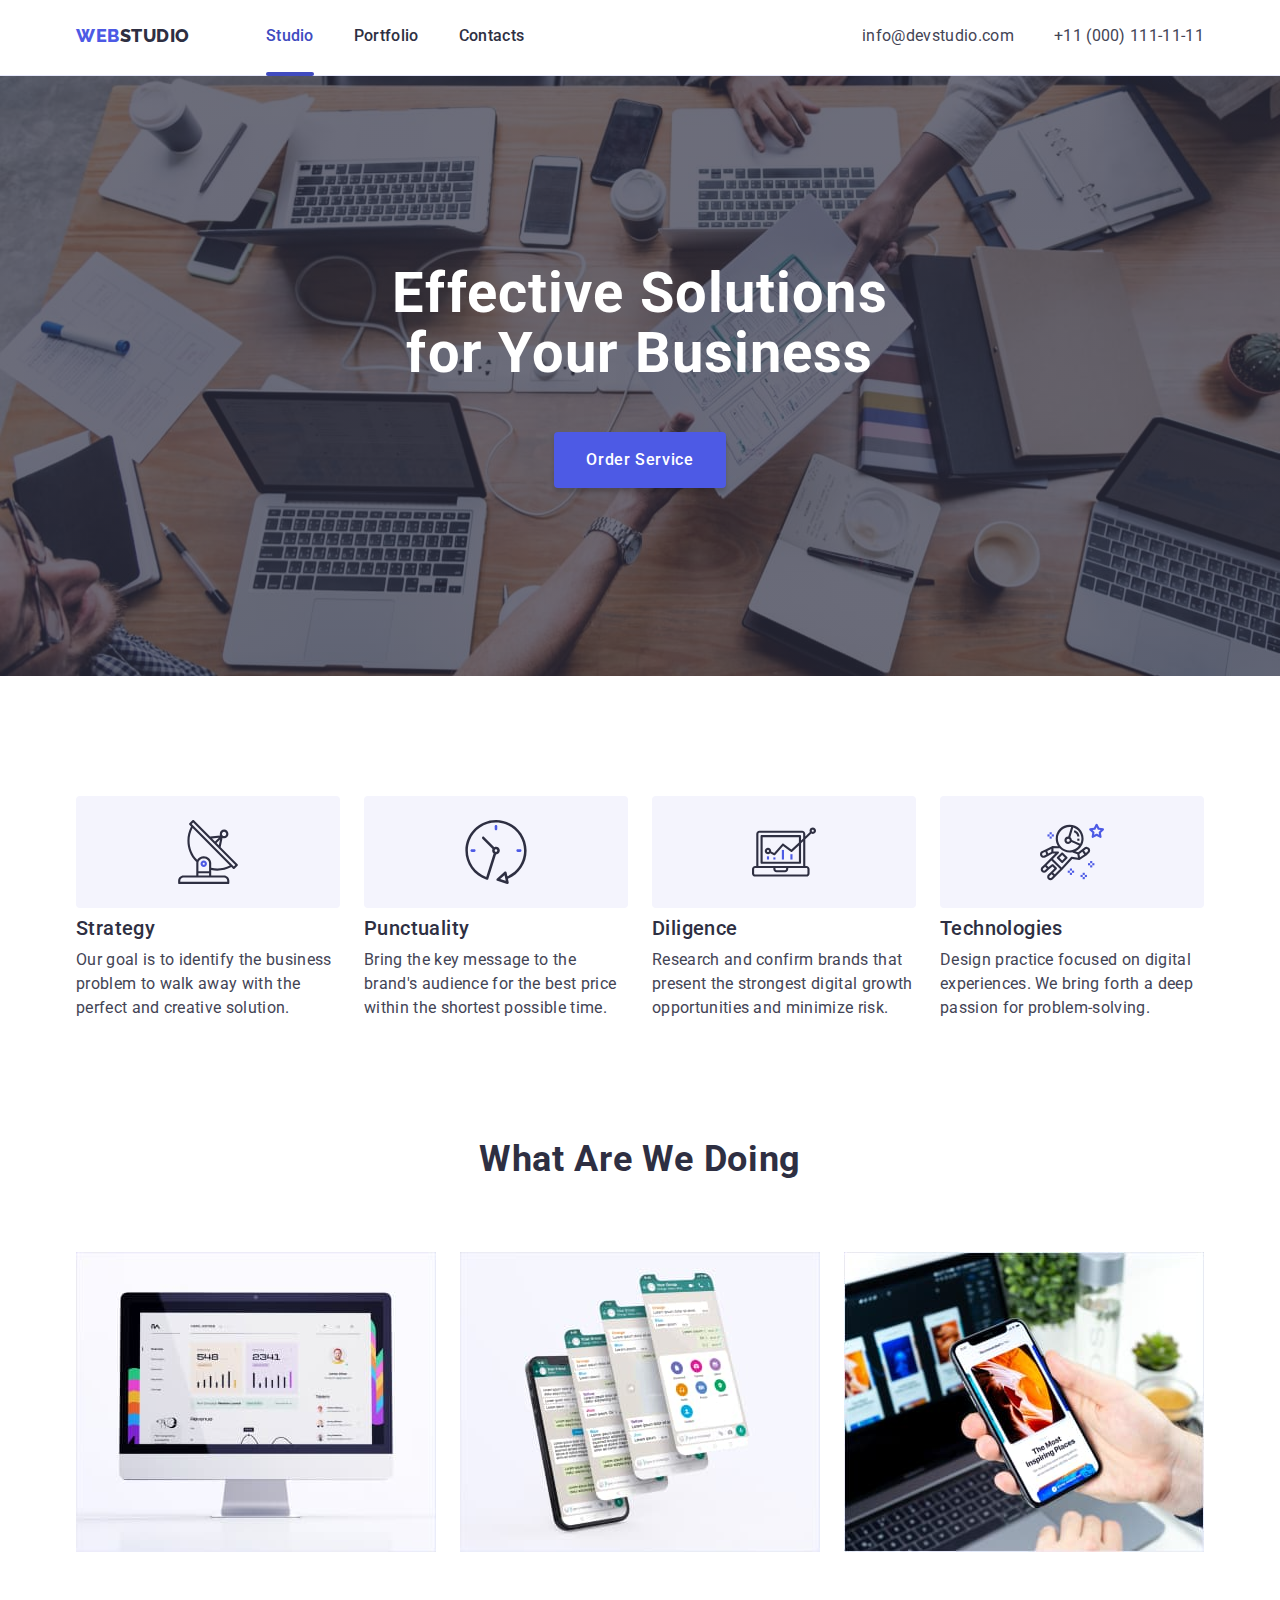
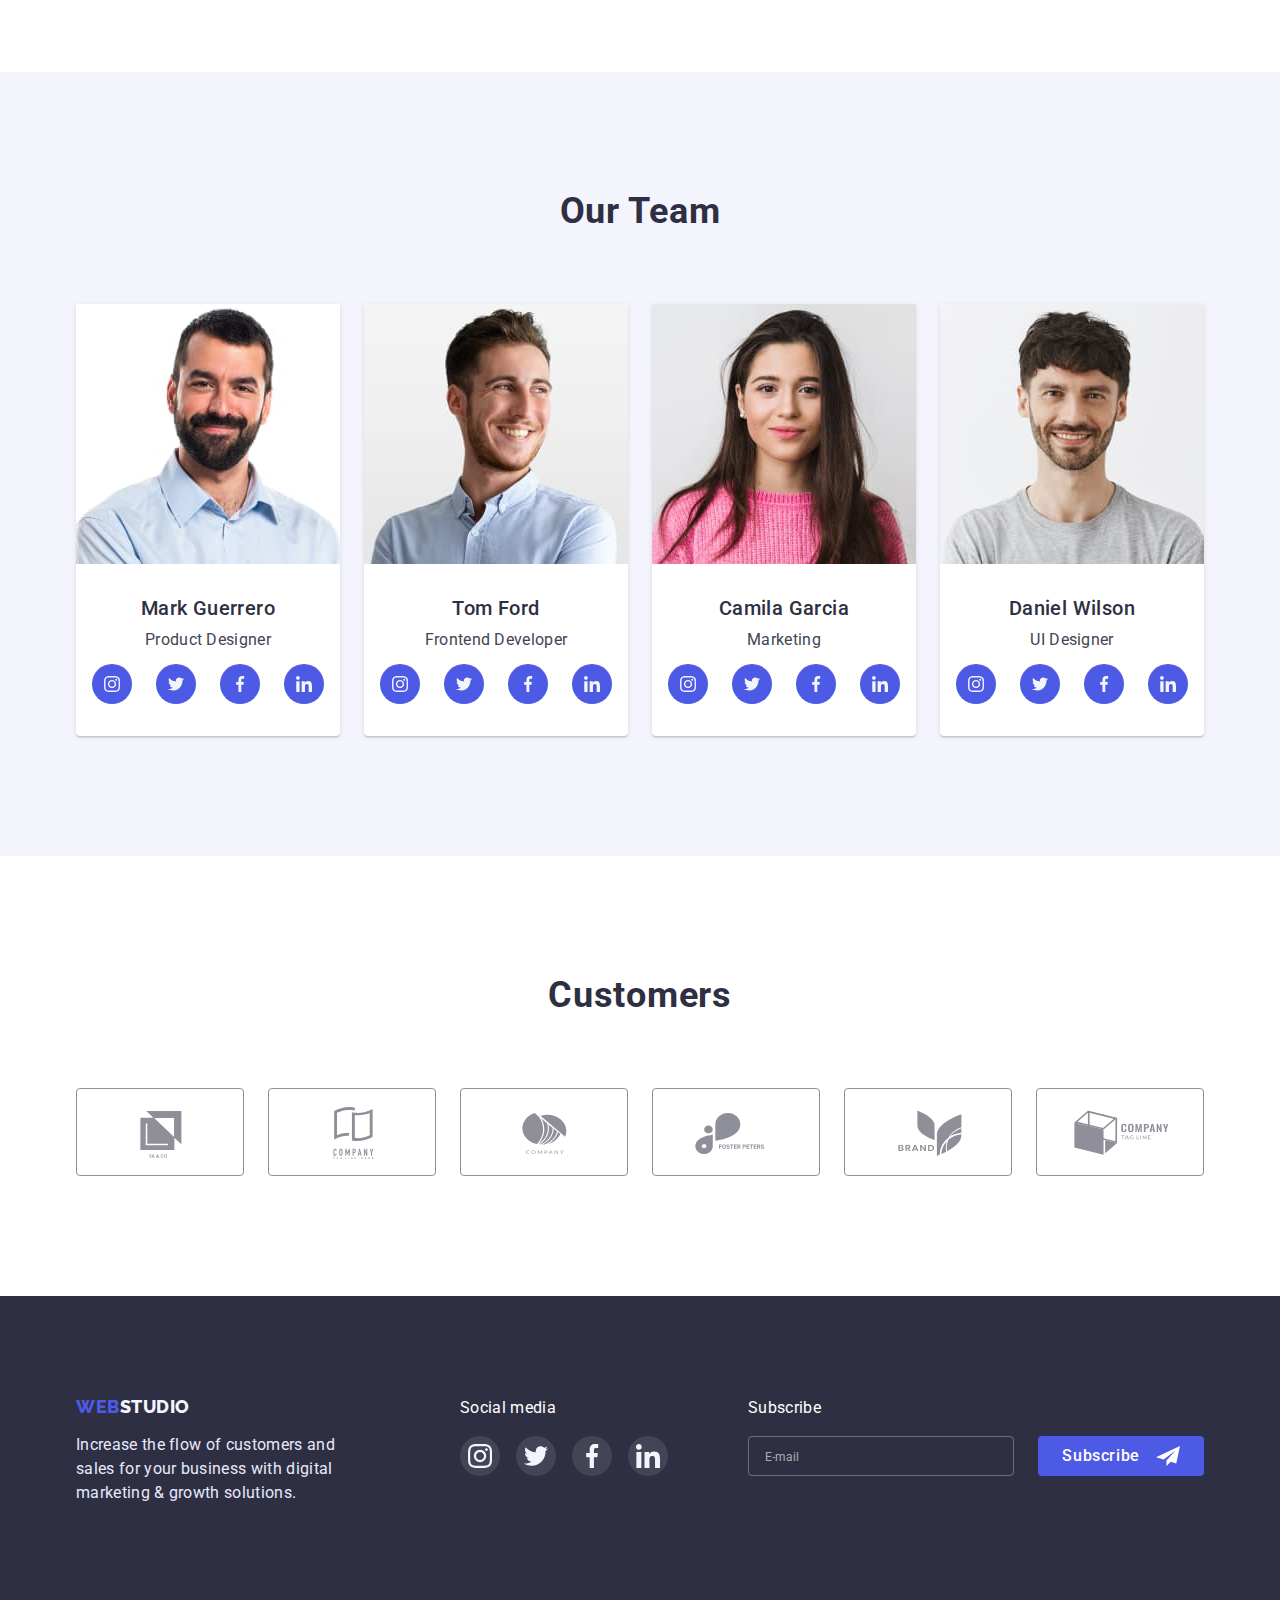
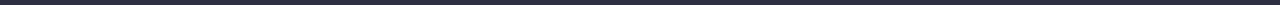
<file: index.html>
<!DOCTYPE html>
<html lang="en">
  <head>
    <meta charset="UTF-8">
    <meta http-equiv="X-UA-Compatible" content="IE=edge">
    <meta name="viewport" content="width=device-width, initial-scale=1.0">
    <title>goit-markup-hw-07</title>
    <link rel="preconnect" href="https://fonts.googleapis.com">
    <link rel="preconnect" href="https://fonts.gstatic.com" crossorigin>
    <link href="https://fonts.googleapis.com/css2?family=Raleway:wght@800&family=Roboto:wght@400;500;700;900&display=swap"
      rel="stylesheet">
    <link rel="stylesheet" href="https://cdn.jsdelivr.net/npm/modern-normalize@1.1.0/modern-normalize.min.css">
    <link rel="stylesheet" href="./css/styles.css">
    <link rel="stylesheet" href="./css/mobile.css">
    <link rel="stylesheet" href="./css/tablet.css">
    <link rel="stylesheet" href="./css/desktop.css">
  </head>
  <body>
    <header class="header">
      <div class="header-container container">
        <nav class="navigation">
          <a class="logo link" href="./index.html"><span class="logo-brand-color">Web</span>Studio</a>
          <ul class="menu-list list">
            <li class="menu-item">
              <a class="menu-link link active" href="./index.html">Studio</a>
            </li>
            <li class="menu-item">
              <a class="menu-link link" href="./portfolio.html">Portfolio</a>
            </li>
            <li class="menu-item">
              <a class="menu-link link" href="">Contacts</a>
            </li>
          </ul>
        </nav>
        <address class="contacts">
          <ul class="contacts-list list">
            <li class="contacts-item">
              <a class="contacts-link link" href="mailto:info@devstudio.com">info@devstudio.com</a>
            </li>
            <li class="contacts-item">
              <a class="contacts-link link" href="tel:+110001111111">+11 (000) 111-11-11</a>
            </li>
          </ul>
        </address>
        <button class="mobile-menu-open-btn" type="button" data-menu-open>
          <svg class="mobile-menu-open-icon " width="32" height="22">
            <use href="./images/icons.svg#icon-burger-open"></use>
          </svg>
        </button>
      </div>
      
      <div class="mobile-menu" data-menu>
        <div class="container">
          <div>
            <button class="modal-close-btn" type="button" data-menu-close>
              <svg class="modal-close-btn-icon">
                <use href="./images/icons.svg#close-modal"></use>
              </svg>
            </button> 
            <nav>
              <ul class="mobile-menu-list list">
                <li class="mobile-menu-item">
                  <a class="mobile-menu-link link active" href="./index.html">Studio</a>
                </li>
                <li class="mobile-menu-item">
                  <a class="mobile-menu-link link" href="./portfolio.html">Portfolio</a>
                </li>
                <li class="mobile-menu-item">
                  <a class="mobile-menu-link link" href="">Contacts</a>
                </li>
              </ul>
            </nav>
          </div>
          <div>
            <a class="mobile-menu-tel link" href="tel:+110001111111">+11 (000) 111-11-11</a>
            <a class="mobile-menu-mail link" href="mailto:info@devstudio.com">info@devstudio.com</a>
            <ul class="social-list list">
              <li class="social-list-item">
                <a href="" class="social-list-link">
                  <svg class="social-list-icon" aria-label="instagram">
                    <use href="./images/icons.svg#instagram" ></use>
                  </svg>
                </a>
              </li>
              <li class="social-list-item">
                <a href="" class="social-list-link">
                  <svg class="social-list-icon" aria-label="twitter">
                    <use href="./images/icons.svg#twitter" ></use>
                  </svg>
                </a>
              </li>
              <li class="social-list-item">
                <a href="" class="social-list-link">
                  <svg class="social-list-icon" aria-label="facebook">
                    <use href="./images/icons.svg#facebook" ></use>
                  </svg>
                </a>
              </li>
              <li class="social-list-item">
                <a href="" class="social-list-link">
                  <svg class="social-list-icon" aria-label="linkedin">
                    <use href="./images/icons.svg#linkedin" ></use>
                  </svg>
                </a>
              </li>
            </ul>
          </div>  
        </div >


      </div>
    </header>

    <main>
      <section class="hero">
        <div class="hero-container container">
          <h1 class="hero-title">Effective Solutions for Your Business</h1>
          <button class="main-btn btn" type="button" data-modal-open>order service</button>
        </div>
      </section>

      <section class="advantages section">
        <div class="container">
          <h2 class="visually-hidden">Our Advantages</h2>
          <ul class="advantages-list list">
            <li class="advantages-item">
              <div class="advantages-icon-wrapper">
                <svg class="advantages-icon" aria-label="antenna">
                  <use href="./images/icons.svg#antenna"></use>
                </svg>
              </div>
              <h3 class="advantages-title subtitle">Strategy</h3>
              <p class="advantages-text text">
                Our goal is to identify the business problem to walk away with the perfect and
                creative solution.
              </p>
            </li>
            <li class="advantages-item">
              <div class="advantages-icon-wrapper">
                <svg class="advantages-icon" aria-label="clock">
                  <use href="./images/icons.svg#clock"></use>
                </svg>
              </div>
              <h3 class="advantages-title subtitle">Punctuality</h3>
              <p class="advantages-text text">
                Bring the key message to the brand's audience for the best price within the shortest
                possible time.
              </p>
            </li>
            <li class="advantages-item">
              <div class="advantages-icon-wrapper">
                <svg class="advantages-icon" aria-label="diagram">
                  <use href="./images/icons.svg#diagram"></use>
                </svg>
              </div>
              <h3 class="advantages-title subtitle">Diligence</h3>
              <p class="advantages-text text">
                Research and confirm brands that present the strongest digital growth opportunities
                and minimize risk.
              </p>
            </li>
            <li class="advantages-item">
              <div class="advantages-icon-wrapper">
                <svg class="advantages-icon" aria-label="astronaut">
                  <use href="./images/icons.svg#astronaut"></use>
                </svg>
              </div>
              <h3 class="advantages-title subtitle">Technologies</h3>
              <p class="advantages-text text">
                Design practice focused on digital experiences. We bring forth a deep passion for
                problem-solving.
              </p>
            </li>
          </ul>
        </div>
      </section>

      <section class="work section">
        <div class="container">
          <h2 class="work-title title">What are we doing</h2>
          <ul class="work-list list">
            <li class="work-list-item">
              <img src="./images/work/1-main-web-sites-1x.jpg" alt="web sites" 
                srcset="./images/work/1-main-web-sites-1x.jpg 1x, ./images/work/1-main-web-sites-2x.jpg 2x"
                width="360" height="300">
            </li>
            <li class="work-list-item">
              <img src="./images/work/2-main-mobile-app-1x.jpg" alt="web sites" 
                srcset="./images/work/2-main-mobile-app-1x.jpg 1x, ./images/work/2-main-mobile-app-2x.jpg 2x"
                width="360" height="300">
            </li>
            <li class="work-list-item">
              <img 
                  src="./images/work/3-main-marketing-1x.jpg" alt="web sites" 
                  srcset="./images/work/3-main-marketing-1x.jpg 1x, ./images/work/3-main-marketing-2x.jpg 2x"
                  width="360" height="300">
              </li>
          </ul>
        </div>
      </section>
      
      <section class="team section">
        <div class="team-container container">
          <h2 class="title">Our Team</h2>
          <ul class="team-list list">
            <li class="team-item">
              <img src="./images/team/1-mark-guerrero-1x.jpg" alt="portrait of a company employee" srcset="./images/team/1-mark-guerrero-1x.jpg 1x, ./images/team/1-mark-guerrero-2x.jpg 2x" width="264" height="260">
              <div class="team-item-content-wrapper">
                <h3 class="team-title subtitle">Mark Guerrero</h3>
                <p class="team-text text">Product Designer</p>
                <ul class="social-list list">
                  <li class="social-list-item">
                    <a href="" class="social-list-link">
                      <svg class="social-list-icon" aria-label="instagram">
                        <use href="./images/icons.svg#instagram" ></use>
                      </svg>
                    </a>
                  </li>
                  <li class="social-list-item">
                    <a href="" class="social-list-link">
                      <svg class="social-list-icon" aria-label="twitter">
                        <use href="./images/icons.svg#twitter" ></use>
                      </svg>
                    </a>
                  </li>
                  <li class="social-list-item">
                    <a href="" class="social-list-link">
                      <svg class="social-list-icon" aria-label="facebook">
                        <use href="./images/icons.svg#facebook" ></use>
                      </svg>
                    </a>
                  </li>
                  <li class="social-list-item">
                    <a href="" class="social-list-link">
                      <svg class="social-list-icon" aria-label="linkedin">
                        <use href="./images/icons.svg#linkedin" ></use>
                      </svg>
                    </a>
                  </li>
                </ul>
              </div>
            </li>
            <li class="team-item">
              <img src="./images/team/2-team-tom-ford-1x.jpg" alt="portrait of a company employee" srcset="./images/team/2-team-tom-ford-1x.jpg 1x, ./images/team/2-team-tom-ford-2x.jpg 2x" width="264" height="260">
              <div class="team-item-content-wrapper">
                <h3 class="team-title subtitle">Tom Ford</h3>
                <p class="team-text text">Frontend Developer</p>
                <ul class="social-list list">
                  <li class="social-list-item">
                    <a href="" class="social-list-link">
                      <svg class="social-list-icon" aria-label="instagram">
                        <use href="./images/icons.svg#instagram" ></use>
                      </svg>
                    </a>
                  </li>
                  <li class="social-list-item">
                    <a href="" class="social-list-link">
                      <svg class="social-list-icon" aria-label="twitter">
                        <use href="./images/icons.svg#twitter" ></use>
                      </svg>
                    </a>
                  </li>
                  <li class="social-list-item">
                    <a href="" class="social-list-link">
                      <svg class="social-list-icon" aria-label="facebook">
                        <use href="./images/icons.svg#facebook" ></use>
                      </svg>
                    </a>
                  </li>
                  <li class="social-list-item">
                    <a href="" class="social-list-link">
                      <svg class="social-list-icon" aria-label="linkedin">
                        <use href="./images/icons.svg#linkedin" ></use>
                      </svg>
                    </a>
                  </li>
                </ul>
              </div>
            </li>
            <li class="team-item">
              <img src="./images/team/3-team-camila-garcia-1x.jpg" alt="portrait of a company employee" srcset="./images/team/3-team-camila-garcia-1x.jpg 1x, ./images/team/3-team-camila-garcia-2x.jpg 2x" width="264" height="260">
              <div class="team-item-content-wrapper">
                <h3 class="team-title subtitle">Camila Garcia</h3>
                <p class="team-text text">Marketing</p>
                <ul class="social-list list">
                  <li class="social-list-item">
                    <a href="" class="social-list-link">
                      <svg class="social-list-icon" aria-label="instagram">
                        <use href="./images/icons.svg#instagram" ></use>
                      </svg>
                    </a>
                  </li>
                  <li class="social-list-item">
                    <a href="" class="social-list-link">
                      <svg class="social-list-icon" aria-label="twitter">
                        <use href="./images/icons.svg#twitter" ></use>
                      </svg>
                    </a>
                  </li>
                  <li class="social-list-item">
                    <a href="" class="social-list-link">
                      <svg class="social-list-icon" aria-label="facebook">
                        <use href="./images/icons.svg#facebook" ></use>
                      </svg>
                    </a>
                  </li>
                  <li class="social-list-item">
                    <a href="" class="social-list-link">
                      <svg class="social-list-icon" aria-label="linkedin">
                        <use href="./images/icons.svg#linkedin" ></use>
                      </svg>
                    </a>
                  </li>
                </ul>
              </div>
            </li>
            <li class="team-item">
              <img src="./images/team/4-team-daniel-wilson-1x.jpg" alt="portrait of a company employee" srcset="./images/team/4-team-daniel-wilson-1x.jpg 1x, ./images/team/4-team-daniel-wilson-2x.jpg 2x" width="264" height="260">
              <div class="team-item-content-wrapper">
                <h3 class="team-title subtitle">Daniel Wilson</h3>
                <p class="team-text text">UI Designer</p>
                <ul class="social-list list">
                  <li class="social-list-item">
                    <a href="" class="social-list-link">
                      <svg class="social-list-icon" aria-label="instagram">
                        <use href="./images/icons.svg#instagram" ></use>
                      </svg>
                    </a>
                  </li>
                  <li class="social-list-item">
                    <a href="" class="social-list-link">
                      <svg class="social-list-icon" aria-label="twitter">
                        <use href="./images/icons.svg#twitter" ></use>
                      </svg>
                    </a>
                  </li>
                  <li class="social-list-item">
                    <a href="" class="social-list-link">
                      <svg class="social-list-icon" aria-label="facebook">
                        <use href="./images/icons.svg#facebook" ></use>
                      </svg>
                    </a>
                  </li>
                  <li class="social-list-item">
                    <a href="" class="social-list-link">
                      <svg class="social-list-icon" aria-label="linkedin">
                        <use href="./images/icons.svg#linkedin" ></use>
                      </svg>
                    </a>
                  </li>
                </ul>
              </div>
            </li>
          </ul>
        </div>
      </section>

      <section class="customers section">
        <div class="customers-container container">
          <h2 class="customers-title title">Customers</h2>
          <ul class="customers-list list">
            <li class="customers-item">
              <a href="" class="customers-link">
                <svg class="customers-icon">
                  <use href="./images/icons.svg#logo-company-1"></use>
                </svg>
              </a>
            </li>
            <li class="customers-item">
              <a href="" class="customers-link">
                <svg class="customers-icon">
                  <use href="./images/icons.svg#logo-company-2"></use>
                </svg>
              </a>
            </li>
            <li class="customers-item">
              <a href="" class="customers-link">
                <svg class="customers-icon">
                  <use href="./images/icons.svg#logo-company-3"></use>
                </svg>
              </a>
            </li>
            <li class="customers-item">
              <a href="" class="customers-link">
                <svg class="customers-icon">
                  <use href="./images/icons.svg#logo-company-4"></use>
                </svg>
              </a>
            </li>
            <li class="customers-item">
              <a href="" class="customers-link">
                <svg class="customers-icon">
                  <use href="./images/icons.svg#logo-company-5"></use>
                </svg>
              </a>
            </li>
            <li class="customers-item">
              <a href="" class="customers-link">
                <svg class="customers-icon">
                  <use href="./images/icons.svg#logo-company-6"></use>
                </svg>
              </a>
            </li>
          </ul>
        </div>
      </section>

    </main>
    <footer>
      <div class="footer-container container">
        <div class="footer-logo-wrapper">
          <a class="logo link" href="./index.html"><span class="logo-brand-color">Web</span>Studio</a>
          <p class="footer-text text">Increase the flow of customers and sales for your business with digital marketing &
            growth solutions.
          </p>
        </div>
        <div class="footer-social-wrapper">
          <h4 class="footer-title-text text">Social media</h4>
          <ul class="footer-social-list list">
            <li class="footer-social-item">
              <a href="" class="footer-social-link">
                <svg class="footer-social-icon" aria-label="instagram">
                  <use href="./images/icons.svg#instagram"></use>
                </svg>
              </a>
            </li>
            <li class="footer-social-item">
              <a href="" class="footer-social-link">
                <svg class="footer-social-icon" aria-label="twitter">
                  <use href="./images/icons.svg#twitter"></use>
                </svg>
              </a>
            </li>
            <li class="footer-social-item">
              <a href="" class="footer-social-link">
                <svg class="footer-social-icon" aria-label="facebook">
                  <use href="./images/icons.svg#facebook"></use>
                </svg>
              </a>
            </li>
            <li class="footer-social-item">
              <a href="" class="footer-social-link">
                <svg class="footer-social-icon" aria-label="linkedin">
                  <use href="./images/icons.svg#linkedin"></use>
                </svg>
              </a>
            </li>
          </ul>
        </div>
        <div class="footer-subscribe-wrapper">
          <h4 class="footer-title-text text">Subscribe</h4>
          <form action="#" class="subscribe-form">
            <input type="email" name="user_subscribe_email" class="subscribe-form-input" placeholder="E-mail" required>
            <button type="submit" class="subscribe-btn btn main-btn">Subscribe
              <svg class="subscribe-btn-icon">
                <use href="./images/icons.svg#icon-subscribe"></use>
              </svg></button>
          </form>
        </div>
      </div>
    </footer>
    
    <div class="backdrop is-hidden" data-modal>
      <div class="modal">
        <button class="modal-close-btn" type="button" data-modal-close>
          <svg class="modal-close-btn-icon">
            <use href="./images/icons.svg#close-modal"></use>
          </svg>
        </button>
        <form action="#" class="modal-form">
          <h5 class="call-to-action">Leave your contacts and we will call you back</h5>
          <label class="modal-form-field">
            <span class="modal-form-input-desc">Name</span>
            <span class="modal-form-input-wrapper">
              <input type="text" name="user_name" class="modal-form-input" required pattern="^[a-zA-Zа-яА-Я]+$" minlength="2">
              <svg class="modal-form-input-icon" aria-label="icon-person" width="18" height="24">
                <use href="./images/icons.svg#icon-person"></use>
              </svg>
            </span>
          </label>

          <label class="modal-form-field">
            <span class="modal-form-input-desc">Phone</span>
            <span class="modal-form-input-wrapper">
              <input type="tel" name="user_tel" class="modal-form-input" required pattern="[0-9]{3}-[0-9]{3}-[0-9]{2}-[0-9]{2}" title="xxx-xxx-xx-xx">
              <svg class="modal-form-input-icon" aria-label="icon-phone" width="18" height="24">
                <use href="./images/icons.svg#icon-phone"></use>
              </svg>
            </span>
          </label>

          <label class="modal-form-field">
            <span class="modal-form-input-desc">Email</span>
            <span class="modal-form-input-wrapper">
              <input type="email" name="user_email" class="modal-form-input" required>
              <svg class="modal-form-input-icon" aria-label="icon-email" width="18" height="24">
                <use href="./images/icons.svg#icon-email"></use>
              </svg>
            </span>
          </label>
          
          <label class="modal-form-field">
            <span class="modal-form-input-desc">Comment</span>
            <textarea name="user_message" class="modal-form-message" placeholder="Text input"></textarea>
          </label>
          
          <label class="modal-form-check-desc">
            <input type="checkbox" name="user_policy" class="modal-form-checkbox visually-hidden">
            <span class="modal-form-fake-checkbox">
              <svg class="modal-form-checkbox-icon" aria-label="icon-check-mark" width="10" height="8">
                <use href="./images/icons.svg#icon-check-mark"></use>
              </svg>
            </span>
            <span class="modal-form-checkbox-text">I accept the terms and conditions of the&nbsp;<a href="#">Privacy Policy</a></span>
          </label>
          
          <button type="submit" class="modal-form-submit btn main-btn">Send</button>
        </form>
      </div>
    </div>
    <script src="./js/modal.js"></script>
    <script src="./js/mobile-menu.js"></script>
  </body>
</html>
</file>
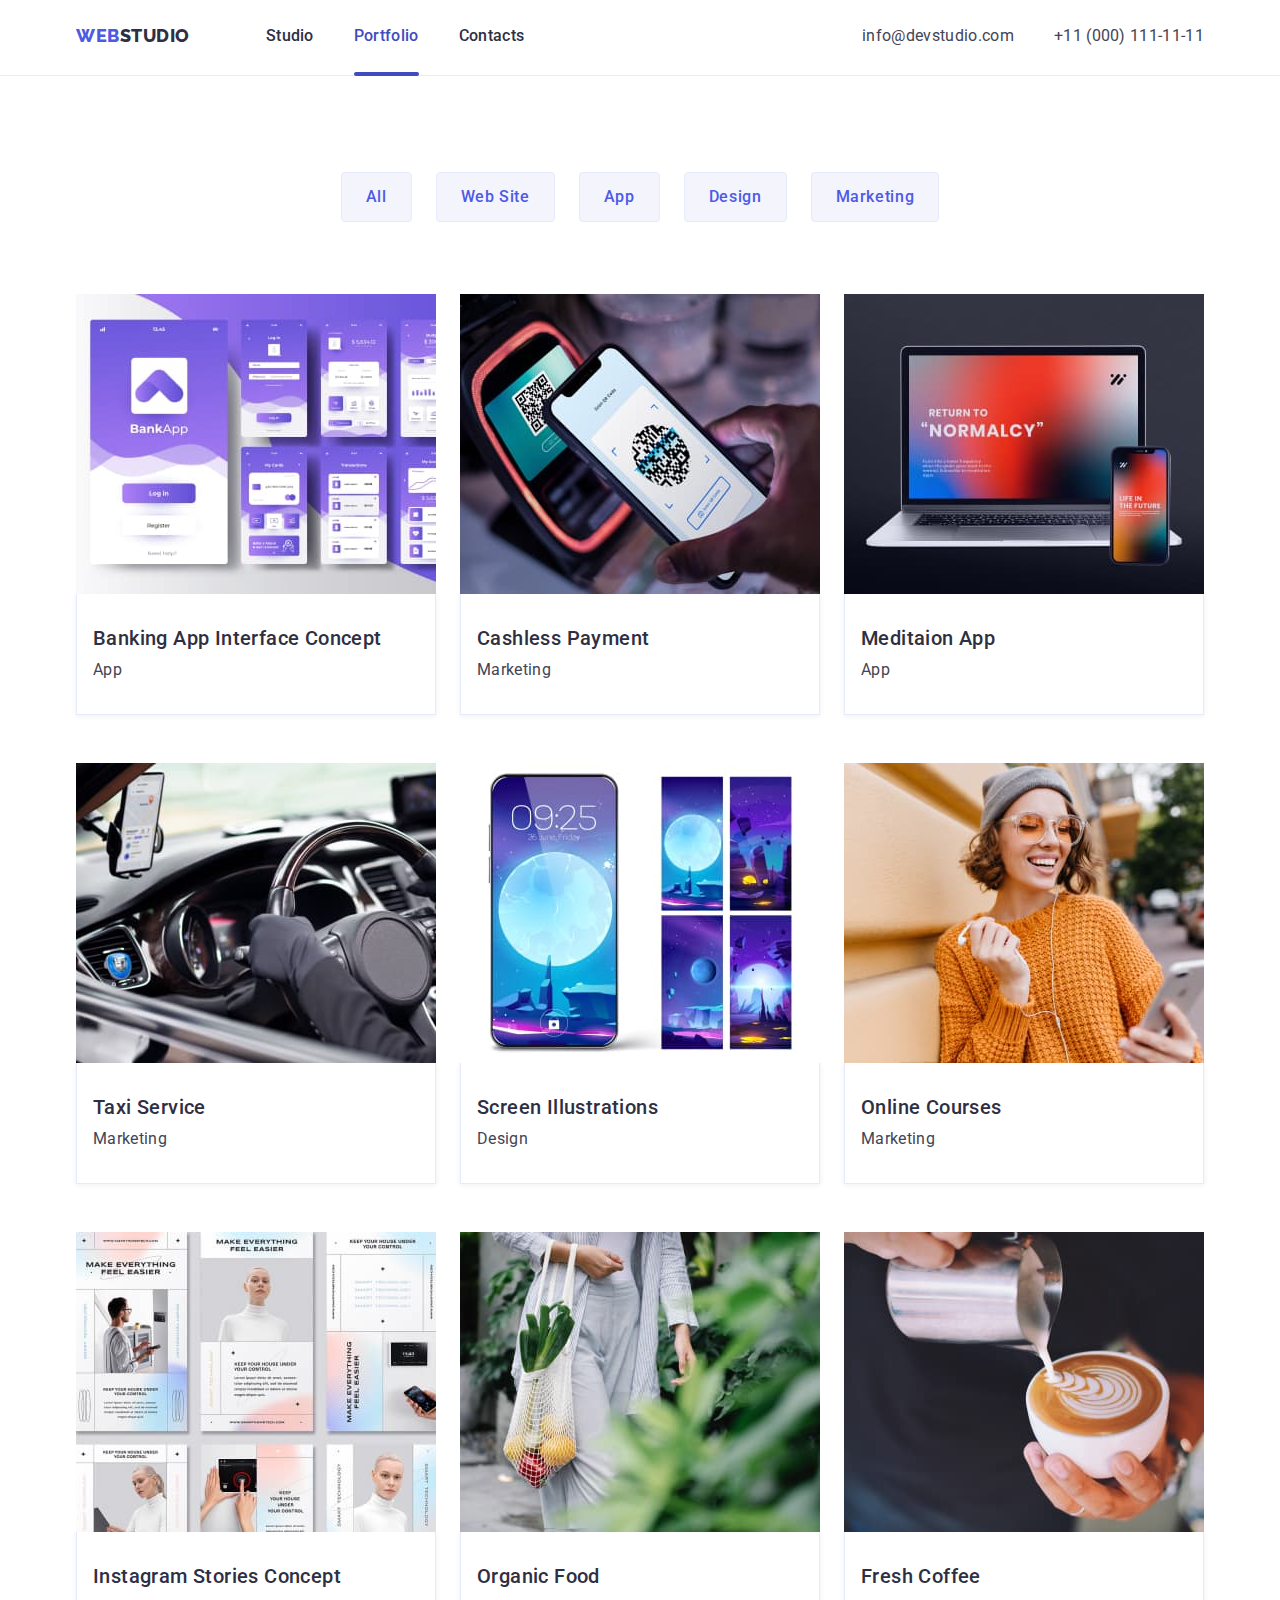
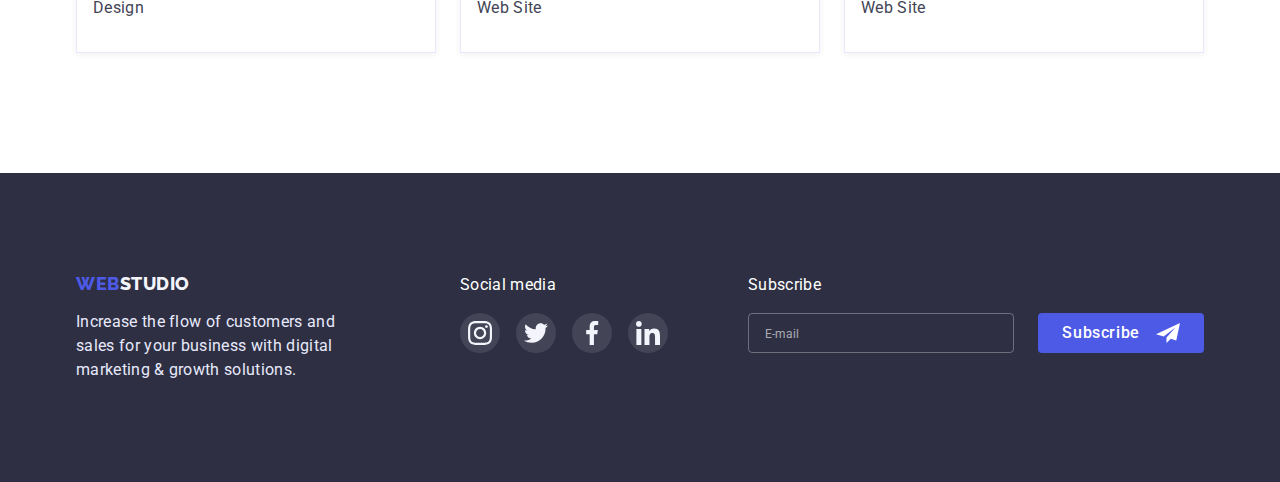
<file: portfolio.html>
<!DOCTYPE html>
<html lang="en">
<head>
    <meta charset="UTF-8">
    <meta http-equiv="X-UA-Compatible" content="IE=edge">
    <meta name="viewport" content="width=device-width, initial-scale=1.0">
    <title>goit-markup-hw-07</title>
    <link rel="preconnect" href="https://fonts.googleapis.com">
    <link rel="preconnect" href="https://fonts.gstatic.com" crossorigin>
    <link href="https://fonts.googleapis.com/css2?family=Raleway:wght@800&family=Roboto:wght@400;500;700;900&display=swap"
        rel="stylesheet">
    <link rel="stylesheet" href="https://cdn.jsdelivr.net/npm/modern-normalize@1.1.0/modern-normalize.min.css">
    <link rel="stylesheet" href="./css/styles.css">
    <link rel="stylesheet" href="./css/mobile.css">
    <link rel="stylesheet" href="./css/tablet.css">
    <link rel="stylesheet" href="./css/desktop.css">
</head>
<body>
    <header class="header">
      <div class="header-container container">
        <nav class="navigation">
          <a class="logo link" href="./index.html"><span class="logo-brand-color">Web</span>Studio</a>
          <ul class="menu-list list">
            <li class="menu-item">
              <a class="menu-link link" href="./index.html">Studio</a>
            </li>
            <li class="menu-item">
              <a class="menu-link link active" href="./portfolio.html">Portfolio</a>
            </li>
            <li class="menu-item">
              <a class="menu-link link" href="">Contacts</a>
            </li>
          </ul>
        </nav>
        <address class="contacts">
          <ul class="contacts-list list">
            <li class="contacts-item">
              <a class="contacts-link link" href="mailto:info@devstudio.com">info@devstudio.com</a>
            </li>
            <li class="contacts-item">
              <a class="contacts-link link" href="tel:+110001111111">+11 (000) 111-11-11</a>
            </li>
          </ul>
        </address>
        <button class="mobile-menu-open-btn" type="button" data-menu-open>
          <svg class="mobile-menu-open-icon " width="32" height="22">
            <use href="./images/icons.svg#icon-burger-open"></use>
          </svg>
        </button>
      </div>
      
      <div class="mobile-menu" data-menu>
        <div class="container">
          <div>
            <button class="modal-close-btn" type="button" data-menu-close>
              <svg class="modal-close-btn-icon">
                <use href="./images/icons.svg#close-modal"></use>
              </svg>
            </button> 
            <nav>
              <ul class="mobile-menu-list list">
                <li class="mobile-menu-item">
                  <a class="mobile-menu-link link " href="./index.html">Studio</a>
                </li>
                <li class="mobile-menu-item">
                  <a class="mobile-menu-link link active" href="./portfolio.html">Portfolio</a>
                </li>
                <li class="mobile-menu-item">
                  <a class="mobile-menu-link link" href="">Contacts</a>
                </li>
              </ul>
            </nav>
          </div>
          <div>
            <a class="mobile-menu-tel link" href="tel:+110001111111">+11 (000) 111-11-11</a>
            <a class="mobile-menu-mail link" href="mailto:info@devstudio.com">info@devstudio.com</a>
            <ul class="social-list list">
              <li class="social-list-item">
                <a href="" class="social-list-link">
                  <svg class="social-list-icon" aria-label="instagram">
                    <use href="./images/icons.svg#instagram" ></use>
                  </svg>
                </a>
              </li>
              <li class="social-list-item">
                <a href="" class="social-list-link">
                  <svg class="social-list-icon" aria-label="twitter">
                    <use href="./images/icons.svg#twitter" ></use>
                  </svg>
                </a>
              </li>
              <li class="social-list-item">
                <a href="" class="social-list-link">
                  <svg class="social-list-icon" aria-label="facebook">
                    <use href="./images/icons.svg#facebook" ></use>
                  </svg>
                </a>
              </li>
              <li class="social-list-item">
                <a href="" class="social-list-link">
                  <svg class="social-list-icon" aria-label="linkedin">
                    <use href="./images/icons.svg#linkedin" ></use>
                  </svg>
                </a>
              </li>
            </ul>
          </div>  
        </div >


      </div>
    </header>
    
    <main>
        <section class="projects">
           <div class="container">
                <h1 class="visually-hidden">Portfolio</h1>
                <ul class="filter-list list">
                    <li><button class="filter-list-item filter-btn btn" type="button">All</button></li>
                    <li><button class="filter-list-item filter-btn btn" type="button">Web Site</button></li>
                    <li><button class="filter-list-item filter-btn btn" type="button">App</button></li>
                    <li><button class="filter-list-item filter-btn btn" type="button">Design</button></li>
                    <li><button class="filter-list-item filter-btn btn" type="button">Marketing</button></li>
                </ul>
                <ul class="projects-list list">
                    <li class="projects-list-item">
                        <a class="project-link link" href="">
                            <div class="project-link-img-wrapper">
                                <img src="./images/filter-bank-app.jpg" alt="Interface design of banking application" width="360">
                                <p class="overlay">14 Stylish and User-Friendly App Design Concepts · Task Manager App · Calorie Tracker App · Exotic Fruit Ecommerce App ·
                                Cloud Storage App
                                </p>
                            </div>
                            <div class="project-item-content-wrapper">
                                <h2 class="project-title">banking app interface concept</h2>
                                <p class="project-text text">app</p> 
                            </div>
                        </a>
                    </li>
                    <li class="projects-list-item">
                        <a class="project-link link" href="">
                            <div class="project-link-img-wrapper">
                                <img src="./images/filter-cashless-pay.jpg" alt="Smartphone scans qr code" width="360">
                                <p class="overlay">14 Stylish and User-Friendly App Design Concepts · Task Manager App · Calorie Tracker App ·
                                    Exotic Fruit Ecommerce App ·
                                    Cloud Storage App
                                </p>
                            </div>
                            <div class="project-item-content-wrapper">
                                <h2 class="project-title">cashless payment</h2>
                                <p class="project-text text">marketing</p>
                            </div>
                        </a>
                    </li>
                    <li class="projects-list-item">
                        <a class="project-link link" href="">
                            <div class="project-link-img-wrapper">
                                <img src="./images/filter-meditation-app.jpg" alt="First screen on laptop and smartphone of meditaion application" width="360">
                                <p class="overlay">14 Stylish and User-Friendly App Design Concepts · Task Manager App · Calorie Tracker App ·
                                    Exotic Fruit Ecommerce App ·
                                    Cloud Storage App
                                </p>
                            </div>
                            
                            <div class="project-item-content-wrapper">
                                <h2 class="project-title">meditaion app</h2>
                                <p class="project-text text">app</p>
                            </div>
                        </a>
                    </li>
                    <li class="projects-list-item">
                        <a class="project-link link" href="">
                            <div class="project-link-img-wrapper">
                                <img src="./images/filter-taxi.jpg" alt="Smartphone with taxi application on a car windshield" width="360">
                                <p class="overlay">14 Stylish and User-Friendly App Design Concepts · Task Manager App · Calorie Tracker App ·
                                    Exotic Fruit Ecommerce App ·
                                    Cloud Storage App
                                </p>
                            </div>
                            
                            <div class="project-item-content-wrapper">
                                <h2 class="project-title">taxi service</h2>
                                <p class="project-text text">marketing</p>
                            </div>
                        </a>
                    </li>
                    <li class="projects-list-item">
                        <a class="project-link link" href="">
                            <div class="project-link-img-wrapper">
                                <img src="./images/filter-screen.jpg" alt="Five variations of screen illustrations" width="360">
                                <p class="overlay">14 Stylish and User-Friendly App Design Concepts · Task Manager App · Calorie Tracker App ·
                                    Exotic Fruit Ecommerce App ·
                                    Cloud Storage App
                                </p>
                            </div>
                            
                            <div class="project-item-content-wrapper">
                                <h2 class="project-title">screen illustrations</h2>
                                <p class="project-text text">design</p>
                            </div>
                        </a>
                    </li>
                    <li class="projects-list-item">
                        <a class="project-link link" href="">
                            <div class="project-link-img-wrapper">
                                <img src="./images/filter-online-courses.jpg" alt="Girl with headphones in her ears looks at the smartphone and smiles" width="360">
                                <p class="overlay">14 Stylish and User-Friendly App Design Concepts · Task Manager App · Calorie Tracker App ·
                                    Exotic Fruit Ecommerce App ·
                                    Cloud Storage App
                                </p>
                            </div>
                            
                            <div class="project-item-content-wrapper">
                                <h2 class="project-title">online courses</h2>
                                <p class="project-text text">marketing</p>
                            </div>
                        </a>
                    </li>
                    <li class="projects-list-item">
                        <a class="project-link link" href="">
                            <div class="project-link-img-wrapper">
                                <img src="./images/filter-instagram.jpg" alt="Six variations of design of instagram stories" width="360">
                                <p class="overlay">14 Stylish and User-Friendly App Design Concepts · Task Manager App · Calorie Tracker App ·
                                    Exotic Fruit Ecommerce App ·
                                    Cloud Storage App
                                </p>
                            </div>
                            
                            <div class="project-item-content-wrapper">
                                <h2 class="project-title">instagram stories concept</h2>
                                <p class="project-text text">design</p>
                            </div>
                        </a>
                    </li>
                    <li class="projects-list-item">
                        <a class="project-link link" href="">
                            <div class="project-link-img-wrapper">
                                <img src="./images/filter-organic-food.jpg" alt="Walking woman holding a string bag with vegetables" width="360">
                                <p class="overlay">14 Stylish and User-Friendly App Design Concepts · Task Manager App · Calorie Tracker App ·
                                    Exotic Fruit Ecommerce App ·
                                    Cloud Storage App
                                </p>
                            </div>
                            
                            <div class="project-item-content-wrapper">
                                <h2 class="project-title">organic food</h2>
                                <p class="project-text text">web site</p>
                            </div>
                        </a>
                    </li>
                    <li class="projects-list-item">
                        <a class="project-link link" href="">
                            <div class="project-link-img-wrapper">
                                <img src="./images/filter-coffee.jpg"
                                    alt="The barista pours milk into the coffee creating beautiful white waves on top of the coffee" width="360">
                                <p class="overlay">14 Stylish and User-Friendly App Design Concepts · Task Manager App · Calorie Tracker App ·
                                    Exotic Fruit Ecommerce App ·
                                    Cloud Storage App Lorem ipsum dolor sit amet consectetur adipisicing elit. Quasi recusandae sint modi illo vel fugit explicabo sit magni assumenda officia. Lorem ipsum dolor sit amet consectetur, adipisicing elit. Non, ratione eos ducimus, officia accusantium consequuntur odio nobis, voluptatum quis et modi magni minima eveniet ipsa quos nulla. Illo, nostrum esse?
                                </p>
                            </div>
                            
                            <div class="project-item-content-wrapper">
                                <h2 class="project-title">fresh coffee</h2>
                                <p class="project-text text">web site</p>
                            </div>
                        </a>
                    </li>
                </ul>
           </div>

        </section>
    </main>
    
    <footer>
        <div class="footer-container container">
            <div class="footer-logo-wrapper">
                <a class="logo link" href="./index.html"><span class="logo-brand-color">Web</span>Studio</a>
                <p class="footer-text text">Increase the flow of customers and sales for your business with digital
                    marketing &
                    growth solutions.
                </p>
            </div>
            <div class="footer-social-wrapper">
                <h4 class="footer-title-text text">Social media</h4>
                <ul class="footer-social-list list">
                    <li class="footer-social-item">
                        <a href="" class="footer-social-link">
                            <svg class="footer-social-icon" aria-label="instagram">
                                <use href="./images/icons.svg#instagram"></use>
                            </svg>
                        </a>
                    </li>
                    <li class="footer-social-item">
                        <a href="" class="footer-social-link">
                            <svg class="footer-social-icon" aria-label="twitter">
                                <use href="./images/icons.svg#twitter"></use>
                            </svg>
                        </a>
                    </li>
                    <li class="footer-social-item">
                        <a href="" class="footer-social-link">
                            <svg class="footer-social-icon" aria-label="facebook">
                                <use href="./images/icons.svg#facebook"></use>
                            </svg>
                        </a>
                    </li>
                    <li class="footer-social-item">
                        <a href="" class="footer-social-link">
                            <svg class="footer-social-icon" aria-label="linkedin">
                                <use href="./images/icons.svg#linkedin"></use>
                            </svg>
                        </a>
                    </li>
                </ul>
            </div>
            <div class="footer-subscribe-wrapper">
                <h4 class="footer-title-text text">Subscribe</h4>
                <form action="#" class="subscribe-form">
                    <input type="email" name="user_subscribe_email" class="subscribe-form-input" placeholder="E-mail" required>
                    <button type="submit" class="subscribe-btn btn main-btn">Subscribe
                        <svg class="subscribe-btn-icon">
                            <use href="./images/icons.svg#icon-subscribe"></use>
                        </svg></button>
                </form>
            </div>
        </div>
    </footer>
  <script src="./js/mobile-menu.js"></script>
  </body>
</html>
</file>
<file: css/styles.css>
:root {
    --primary-font: 'Roboto', sans-serif;
    --secondary-font: 'Raleway', sans-serif;
    --primary-brand: #4D5AE5; /* IRIS */
    --pressed-state: #404BBF; /* OCEAN */
    --dark: #2E2F42;        /* NAVY BLUE */
    --success: #31D0AA;        /* GREEN */
    --text: #434455;        /* SLATE */
    --text-subtitle: #8E8F99;        /* LIGHT SLATE */
    --accent: #E7E9FC;        /* CORNFLOWER */
    --light: #F4F4FD;        /* CLOUD */
    --modal-overlay: #2E2F42;        /* NAVY BLUE MODAL */
    --letter-sp: 0.02em;
    --text-capitalize: capitalize;
    --transition-dur: 250ms;
    --transition-timing-func: cubic-bezier(0.4, 0, 0.2, 1);
}

ul {
    padding-left: 0;
    margin-top: 0;
    margin-bottom: 0;
    line-height: 0;
}
li {
    line-height: 0;
}
img {
    display: block;
    max-width: 100%;
    height: auto;
    width: 100%;
}
button {
    cursor: pointer;
}
.list {
    list-style: none;
}
.link {
    text-decoration: none;
}
.visually-hidden {
    position: absolute;
    width: 1px;
    height: 1px;
    margin: -1px;
    border: 0;
    padding: 0;
    white-space: nowrap;
    clip-path: inset(100%);
    clip: rect(0 0 0 0);
    overflow: hidden;
}
body {
    font-family: var(--primary-font);
    color: var(--text);
}
.container {
    padding-left: 16px;
    padding-right: 16px;
    margin-left: auto;
    margin-right: auto;
}
.section {
    padding-top: 96px;
    padding-bottom: 96px;
}
.no-scroll {
    overflow: hidden;
}
/* ============= COMPONENTS ============= */
.logo {
    font-family: var(--secondary-font);
    font-weight: 800;
    font-size: 18px;
    line-height: 1.17;
    text-transform: uppercase;
    letter-spacing: 0.03em;
}
.logo-brand-color {
    color: var(--primary-brand);
}
.btn {
    font-weight: 500;
    font-size: 16px;
    line-height: 1.5;
    letter-spacing: 0.04em;
    text-transform: var(--text-capitalize);
    border-radius: 4px;
}
.main-btn {
    padding: 16px 32px;
    color: #FFFFFF;
    background-color: var(--primary-brand);
    border: none;
    box-shadow: 0px 4px 4px rgba(0, 0, 0, 0.15);

    transition: background-color var(--transition-dur) var(--transition-timing-func);
}
.main-btn:hover,
.main-btn:focus {
    background-color: var(--pressed-state);
}
.title {
    margin-top: 0;
    margin-bottom: 72px;
    
    font-size: 36px;
    font-weight: 700;
    line-height: 1.11;
    text-align: center;
    letter-spacing: var(--letter-sp);
    text-transform: var(--text-capitalize);
    color: var(--modal-overlay);
}
.subtitle {
    margin-top: 0;
    margin-bottom: 8px;
    
    font-weight: 700;
    font-size: 36px;
    line-height: 1.1;
    letter-spacing: var(--letter-sp);
    text-transform: var(--text-capitalize);
    color: var(--dark);
}
.text {
    margin-top: 0;
    margin-bottom: 0;
    
    font-weight: 500;
    font-size: 16px;
    line-height: 1.5;
    letter-spacing: var(--letter-sp);
}
/* ============= /COMPONENTS ============= */

/* ============= HEADER ============= */
.header {
    padding-top: 24px;
    padding-bottom: 23px;
    
    border-bottom: 1px solid #E7E9FC;
}
.header-container {
    display: flex;
    align-items: center;
}
.navigation {
    display: flex;
    align-items: center;
}

.header .logo {
    color: var(--modal-overlay);
}
.menu-list,
.contacts {
    display: none;
}
/* ============= /HEADER ============= */

/* ============= MOBILE MENU ============= */
.mobile-menu-open-btn {
    display: block;
    margin-left: auto;
    background-color: transparent;
    border: none;
    padding: 0;
    line-height: 0;
    color: var(--dark);
}

.mobile-menu-open-icon {
    fill: currentColor;
}

.mobile-menu {
    position: fixed;
    top: 0;
    z-index: 1;
    width: 100%;
    height: 100vh;
    padding: 40px 16px 40px 36px;

    letter-spacing: 0.02em;
    background-color: #FFFFFF;

    opacity: 0;
    visibility: hidden;
    pointer-events: none;
    transition: opacity var(--transition-dur) var(--transition-timing-func), visibility var(--transition-dur) var(--transition-timing-func);
}

.mobile-menu>.container {
    position: relative;
    height: calc(100% - 80px);
    display: flex;
    flex-direction: column;
    justify-content: space-between;
    overflow-y: auto;
}

.mobile-menu.is-open {
    opacity: 1;
    visibility: visible;
    pointer-events: auto;
}

.mobile-menu-list {
    padding-top: 40px;
}

.mobile-menu-link {
    font-weight: 700;
    font-size: 36px;
    line-height: 1.11;
    color: var(--dark);
    text-transform: capitalize;
    transition: color var(--transition-dur) var(--transition-timing-func);
}

.mobile-menu-link:hover,
.mobile-menu-link:focus,
.mobile-menu-link.active {
    color: var(--pressed-state);
}

.mobile-menu-item {
    padding-bottom: 40px;
}

.mobile-menu-tel {
    display: block;
    padding-bottom: 40px;

    font-weight: 600;
    font-size: 22px;
    line-height: 1.11;
    letter-spacing: 0em;
    color: var(--primary-brand);
}

.mobile-menu-mail {
    display: block;
    padding-bottom: 48px;

    font-weight: 500;
    font-size: 20px;
    line-height: 1.2;
    letter-spacing: 0.02em;
    color: var(--text);
}

.mobile-menu .social-list {
    gap: calc(25%/3);
    justify-content: flex-start;
}

.mobile-menu .social-list-icon {
    width: 24px;
    height: 24px;
}



.mobile-menu .modal-close-btn {
    position: absolute;
    top: 0px;
    right: 24px;
    z-index: 990;
}
/* ============= /MOBILE MENU ============= */


/* ============= HERO ============= */
.hero {
    padding-top: 112px;
    padding-bottom: 112px;
    background-image: linear-gradient(rgba(46, 47, 66, 0.7), rgba(46, 47, 66, 0.7)), url(../images/hero/hero-bg-mobile-1x.jpg);
    background-size: cover;
    background-color: var(--dark);
    margin: 0 auto;
}
@media (min-device-pixel-ratio: 2),
(min-resolution: 192dpi),
(min-resolution: 2dppx) {
    .hero {
        background-image: linear-gradient(rgba(46, 47, 66, 0.7), rgba(46, 47, 66, 0.7)), url(../images/hero/hero-bg-mobile-2x.jpg);
    }
}
.hero-container {
    text-align: center;
}
.hero-title {
    margin-inline: auto;
    margin-top: 0;
    margin-bottom: 72px;
    
    max-width: 320px;

    font-weight: 700;
    font-size: 36px;
    line-height: 1.07;
    letter-spacing: var(--letter-sp);
    color: #FFFFFF;
    text-transform: capitalize;
}
/* ============= /HERO ============= */

/* ============= ADVANTAGES + WORK + TEAM ============= */

.advantages-icon-wrapper {
    display: none;
}
.work {
    display: none;
}
.advantages-list,
.team-list {
    display: flex;
    flex-wrap: wrap;
    gap: 72px;
}

.team {
    background-color: var(--light);
}
.team-title {
    font-weight: 500;
    font-size: 20px;
}
.team-item {
    background-color: #FFFFFF;
    border-radius: 0px 0px 4px 4px;
    box-shadow: 0px 1px 6px rgba(46, 47, 66, 0.08), 0px 1px 1px rgba(46, 47, 66, 0.16), 0px 2px 1px rgba(46, 47, 66, 0.08);
}
.team-item-content-wrapper {
    padding: 32px 16px;
    text-align: center;
}
.team-text {
    margin-bottom: 12px;
}
.social-list {
    display: flex;
    justify-content: center;
    gap: 24px;
}
.social-list-item {
    width: 40px;
    height: 40px;
}
.social-list-link {
    display: flex;
    justify-content: center;
    align-items: center;
    width: 100%;
    height: 100%;
    border-radius: 50%;
    background-color: var(--primary-brand);

    transition: background-color var(--transition-dur) var(--transition-timing-func);
}
.social-list-link:hover,
.social-list-link:focus {
    background-color: var(--pressed-state);
}
.social-list-icon {
    width: 16px;
    height: 16px;
    fill: var(--light);
}
/* ============= /ADVANTAGES + WORK +TEAM ============= */

/* ============= CUSTOMERS ============= */
.customers-list {
    display: flex;
    flex-wrap: wrap;
    column-gap: 16px;
    row-gap: 72px;
}
.customers-item {
    flex-basis: calc((100% - 1*16px)/2);
    height: 88px;
}
.customers-link {
    display: flex;
    justify-content: center;
    align-items: center;
    width: 100%;
    height: 100%;
    color: var(--text-subtitle);
    border: 1px solid var(--text-subtitle);
    border-radius: 4px;

    transition: border-color var(--transition-dur) var(--transition-timing-func), color var(--transition-dur) var(--transition-timing-func);
}
.customers-link:hover,
.customers-link:focus {
    border-color: var(--pressed-state);
    color: var(--pressed-state);
}
.customers-icon {
    width: 104px;
    height: 56px;
    fill: currentColor;
}

/* ============= /CUSTOMERS ============= */

/* ============= FOOTER ============= */
footer {
    padding-top: 96px;
    padding-bottom: 96px;
    color: var(--accent);
    background: var(--dark);
}
.footer-container {
    display: flex;
    flex-direction: column;
    flex-wrap: wrap;
    row-gap: 72px;
}

footer .logo {
    line-height: 1.17;
    color: var(--light);
}
.footer-text {
    margin-top: 16px;
    max-width: 268px;
}
.footer-title-text {
    color: #FFFFFF;
    margin-bottom: 16px;
}
.footer-social-list {
    display: flex;
    gap: 16px;
}
.footer-social-link {
    display: flex;
    justify-content: center;
    align-items: center;
    width: 40px;
    height: 40px;
    border-radius: 50%;
    background-color: rgba(255, 255, 255, 0.1);

    transition: background-color var(--transition-dur) var(--transition-timing-func);
}
.footer-social-link:hover,
.footer-social-link:focus {
    background-color: var(--success);
}
.footer-social-icon {
    width: 24px;
    height: 24px;
    fill: var(--light);
}


.subscribe-form-input {
    height: 40px;
    background-color: transparent;
    padding-left: 16px;
    padding-right: 16px;
    
    font-size: 16px;
    line-height: 1.5;
    color: rgb(255, 255, 255);

    border: 1px solid rgba(255, 255, 255, 0.3);        
    border-radius: 4px;
}
.subscribe-form input::placeholder {
    font-weight: 400;
    font-size: 12px;
    line-height: 3;

    color: rgba(255, 255, 255, 0.6);
}
.subscribe-btn {
    display: inline-flex;
    flex-direction: row;
    justify-content: center;
    align-items: center;
    gap: 16px;
    padding: 8px 24px;
    margin-top: 16px;
    box-shadow: none
}
.subscribe-btn-icon {
    width: 24px;
    height: 24px;
    fill: currentColor;
}
/* ============= /FOOTER ============= */

/* ============= PAGE PORTFOLIO ============= */
.projects {
    padding-top: 48px;
    padding-bottom: 48px;
    text-transform: var(--text-capitalize);
}

.filter-list {
    margin-bottom: 48px; 
    
    display: flex;
    flex-wrap: wrap;
    column-gap: 24px;
    row-gap: 16px;
}
.filter-btn {
    padding: 12px 24px;
    color: var(--primary-brand);
    background-color: var(--light);
    border: 1px solid var(--accent);
    box-shadow: none;

    transition: color var(--transition-dur) var(--transition-timing-func), background-color var(--transition-dur) var(--transition-timing-func), border var(--transition-dur) var(--transition-timing-func), box-shadow var(--transition-dur) var(--transition-timing-func);
}
.filter-btn:hover,
.filter-btn:focus {
    color: #FFFFFF;
    background-color: var(--pressed-state);
    border: 1px solid var(--pressed-state);
    box-shadow: 0px 3px 1px rgba(0, 0, 0, 0.1), 0px 2px 1px rgba(0, 0, 0, 0.08), 0px 2px 2px rgba(0, 0, 0, 0.12);
}

.projects-list {
    display: flex;
    flex-direction: column;
    flex-wrap: wrap;
    gap: 48px;
}
.projects-list-item {
    width: 100%;
}
.project-title {
    margin-top: 0;
    margin-bottom: 8px;
    
    font-weight: 500;
    font-size: 20px;
    line-height: 1.2;
    letter-spacing: var(--letter-sp);
    color: var(--dark);
}
.project-text {
    color: var(--text);
}
.project-item-content-wrapper {
    box-sizing: border-box;
    padding-top: 32px;
    padding-left: 16px;
    padding-bottom: 32px;
    border: 1px solid var(--accent);
    border-top: none;
    box-shadow: 0px 1px 6px rgba(46, 47, 66, 0.08);

    transition: border var(--transition-dur) var(--transition-timing-func), box-shadow var(--transition-dur) var(--transition-timing-func);
}
.project-link:hover .project-item-content-wrapper,
.project-link:focus .project-item-content-wrapper {
    border: 0.5px solid var(--light);
    border-top: none;
    box-shadow: 0px 1px 6px rgba(46, 47, 66, 0.08), 0px 1px 1px rgba(46, 47, 66, 0.16), 0px 2px 1px rgba(46, 47, 66, 0.08);
}

.project-link-img-wrapper {
    position: relative;
    overflow: hidden;
}
.overlay {
    position: absolute;
    top: 0;
    left: 0;
    width: 100%;
    height: 100%;
    padding: 40px 32px;
    margin: 0;

    color: var(--light);
    line-height: 1.5;
    text-transform: initial;
    letter-spacing: var(--letter-sp);
    background-color: var(--primary-brand);
   
    overflow: auto;
    transform: translateY(100%);
    transition: transform var(--transition-dur) var(--transition-timing-func);
}
.project-link:hover .overlay,
.project-link:focus .overlay {
    transform: translateY(0);
}
/* ============= /PAGE PORTFOLIO ============= */

/* ============= MODAL WINDOW ============= */
.backdrop {
    position: fixed;
    top: 0;    
    z-index: 9;
    
    width: 100%;
    height: 100%;
    background-color: rgba(46, 47, 66, 0.4);

    opacity: 1;
    visibility: visible;
    pointer-events: auto;

    transition: opacity var(--transition-dur) var(--transition-timing-func), visibility var(--transition-dur) var(--transition-timing-func);
}
.backdrop.is-hidden {
    visibility: hidden;
    opacity: 0;
    pointer-events: none;
}

.modal {
    position: absolute;
    top: 50%;
    left: 50%;
    transform: translate(-50%, -50%) scale(1);
    overflow-y: auto;

    width: calc(100% - 2*16px);

    max-height: calc(100% - 2*16px);
    padding: 72px 24px 24px;

    background-color: #FCFCFC;
    box-shadow: 0px 1px 1px rgba(0, 0, 0, 0.14), 0px 1px 3px rgba(0, 0, 0, 0.12), 0px 2px 1px rgba(0, 0, 0, 0.2);
    border-radius: 4px;

    transition: transform var(--transition-dur) var(--transition-timing-func);
}
.backdrop.is-hidden > .modal {
    transform: translate(-50%, -50%) scale(0);
    
}
.modal .modal-close-btn {
    position: absolute;
    top: 24px;
    right: 24px;
}
.modal-close-btn {
    display: flex;
    justify-content: center;
    align-items: center;
    width: 24px;
    height: 24px;
    padding: 0;

    border-radius: 50%;
    background-color: #E7E9FC;
    border: 1px solid rgba(0, 0, 0, 0.1);

    transition: background-color var(--transition-dur) var(--transition-timing-func);
}

.modal-close-btn:hover,
.modal-close-btn:focus {
    background-color: #404BBF;
}
.modal-close-btn-icon {
    width: 8px;
    height: 8px;

    transition: fill var(--transition-dur) var(--transition-timing-func);
}
.modal-close-btn:hover .modal-close-btn-icon,
.modal-close-btn:focus .modal-close-btn-icon {
    fill: #FFFFFF;
}

/* --------------- MODAL FORM --------------- */
.modal-form {
    display: flex;
    flex-direction: column;
    line-height: 0;
    
}
.call-to-action {
    margin-top: 0;
    margin-bottom: 16px;
    
    font-weight: 500;
    font-size: 16px;
    line-height: 1.5;
    text-align: center;
    letter-spacing: 0.02em;
    color: var(--dark);
}

.modal-form-field {
    margin-bottom: 8px;
    line-height: 0;
}

.modal-form-input-desc {
    display: block;
    margin-bottom: 4px;

    font-weight: 400;
    font-size: 12px;
    line-height: 1.3;
    letter-spacing: 0.04em;
    color: var(--text-subtitle);
}
.modal-form-input-wrapper {
    display: block;
    position: relative;
}
.modal-form-input {
    width: 100%;
    height: 40px;
    padding-left: 38px;
    color: var(--dark);
    
    outline: transparent;
    border: 1px solid rgba(33, 33, 33, 0.2);
    border-radius: 4px;

    transition: border-color var(--transition-dur) var(--transition-timing-func);
}
.modal-form-input:focus {
    outline: none;
    border-color: var(--primary-brand);
}
.modal-form-input-icon {
    display: block;
    position: absolute;
    top: 50%;
    left: 16px;
    transform: translateY(-50%);

    fill: var(--dark);

    transition: fill var(--transition-dur) var(--transition-timing-func);
}
.modal-form-input:focus + .modal-form-input-icon {
    fill: var(--primary-brand);
}

.modal-form-message {
    resize: none;
    width: 100%;
    height: 120px;
    padding: 8px 16px;
    
    color: var(--dark);
    
    border: 1px solid rgba(33, 33, 33, 0.2);
    border-radius: 4px;
    outline: transparent;

    transition: border-color var(--transition-dur) var(--transition-timing-func);
}
.modal-form-message:focus {
    outline: none;
    border-color: var(--primary-brand);
}
.modal-form-message::placeholder {
    font-size: 12px;
    line-height: 1.5;
    letter-spacing: 0.04em;
    color: rgba(117, 117, 117, 0.5);
}

.modal-form-check-desc {
    margin-top: 8px;
    margin-bottom: 24px;

    display: flex;
}

.modal-form-check-desc > a {
    color: var(--primary-brand);
}
.modal-form-fake-checkbox {
    display: flex;
    flex-grow: 0;
    flex-shrink: 0;
    justify-content: center;
    align-items: center;
    width: 16px;
    height: 16px;
    margin-right: 8px;
    cursor: pointer;
    border: 1.25px solid var(--dark);
    border-radius: 2px;
    
    fill: transparent;

    transition: background-color var(--transition-dur) var(--transition-timing-func), border-color var(--transition-dur) var(--transition-timing-func), fill var(--transition-dur) var(--transition-timing-func);
}
.modal-form-checkbox-icon {
    position: absolute;
    display: inline-block;   
}
.modal-form-checkbox:checked + .modal-form-fake-checkbox {
    background-color: var(--pressed-state);
    border-color: transparent;
    fill: var(--light);
}
.modal-form-checkbox:focus + .modal-form-fake-checkbox {
    outline: 2px solid rgba(0, 0, 255, 0.5);
}
.modal-form-checkbox-text {
    font-weight: 400;
    font-size: 12px;
    line-height: 1.33;
    letter-spacing: 0.04em;
    color: #757575;
}

.modal-form-submit {
    align-self: center;
    width: 169px;
}
/* ============= /MODAL WINDOW ============= */
</file>
<file: css/mobile.css>
/* ============= MOBILE STYLES ============= */
@media screen and (min-width: 425px) {

    .mobile-menu .social-list {
        gap: 56px;
    }    
    .mobile-menu-tel {
        font-size: 30px;
    }
}

@media screen and (min-width: 480px) {
    .container {
        max-width: 428px;
    }
    .modal {
        width: 392px;
    }
    .mobile-menu-tel {
        font-size: 36px;
    }

    .hero {
        background-image: linear-gradient(rgba(46, 47, 66, 0.7), rgba(46, 47, 66, 0.7)), url(../images/hero/hero-bg-tablet-1x.jpg);
    }
    @media (min-device-pixel-ratio: 2),
    (min-resolution: 192dpi),
    (min-resolution: 2dppx) {
        .hero {
            background-image: linear-gradient(rgba(46, 47, 66, 0.7), rgba(46, 47, 66, 0.7)), url(../images/hero/hero-bg-tablet-2x.jpg);
        }
    }
}



/* ============= MOBILE STYLES (only) ============= */


@media screen and (max-width: 767px) {
    .advantages-title {
        text-align: center;
    }
    .team-container {
        max-width: 300px;
    }
    .footer-container {
        text-align: center;
        align-content: center;
        align-items: center;
    }
    
     .subscribe-form-input {
        width: 100%;
    }
    
    .footer-subscribe-wrapper {
        width: 100%;
    }


}
</file>
<file: css/tablet.css>
/* ============= TABLET STYLES ============= */
@media screen and (min-width: 768px) {
    .container {
        max-width: 768px;
    }
    
    /* ============= HEADER ============= */
    .header {
        padding-top: 17px;
        padding-bottom: 16px;
    }
    .menu-list {
        display: flex;
        align-items: center;
        margin-left: 120px;
        gap: 40px;
    }
    .menu-link {
        position: relative;
        padding-top: 16px;
        padding-bottom: 26px;

        font-weight: 500;
        font-size: 16px;
        line-height: 1.5;
        letter-spacing: var(--letter-sp);
        color: var(--dark);

        transition: color var(--transition-dur) var(--transition-timing-func);
    }

    .menu-link:hover,
    .menu-link:focus {
        color: var(--pressed-state);
    }
    .menu-link.active {
        color: var(--pressed-state);
    }

    .menu-link.active::after {
        content: "";
        position: absolute;
        left: 0;
        bottom: 0;
        width: 100%;
        height: 4px;

        border-radius: 2px;
        background-color: var(--pressed-state);
    }
    .contacts {
        display: flex;
        margin-left: auto;
    }
    .contacts-list {
        display: flex;
        flex-direction: column;
        gap: 4px;
    }
    .contacts-link {
        font-style: normal;
        font-weight: 400;
        font-size: 12px;
        line-height: 1.33;
        letter-spacing: 0.04em;
        color: var(--text);

        transition: color var(--transition-dur) var(--transition-timing-func);
    }
    .contacts-link:hover,
    .contacts-link:focus {
        color: var(--pressed-state);
    }
    .mobile-menu-open-btn,
    .mobile-menu {
        display: none;
    }

    /* ============= HERO ============= */
    .hero {
        padding-bottom: 108px;
    }
    .hero-title {
        margin-bottom: 40px;
        max-width: 500px;

        font-size: 56px;
        text-transform: inherit;
    }
    .hero {
        background-image: linear-gradient(rgba(46, 47, 66, 0.7), rgba(46, 47, 66, 0.7)), url(../images/hero/hero-bg-desktop-1x.jpg);
    }

    @media (min-device-pixel-ratio: 2),
    (min-resolution: 192dpi),
    (min-resolution: 2dppx) {
        .hero {
            background-image: linear-gradient(rgba(46, 47, 66, 0.7), rgba(46, 47, 66, 0.7)), url(../images/hero/hero-bg-desktop-2x.jpg);
        }
    }
    /* ============= ADVANTAGES + TEAM ============= */
    .advantages-item,
    .team-item {
        flex-basis: calc((100% - 1*24px)/2);
    }
    .advantages-list {
        column-gap: 24px;
        row-gap: 72px;
    }
    
    .team-list {
        column-gap: 24px;
        row-gap: 64px;
    }
    /* ============= CUSTOMERS ============= */
    .customers-list {
        column-gap: 24px;
    }
    .customers-item {
        flex-basis: calc((100% - 2*24px)/3);
    }
    /* ============= FOOTER ============= */
    .footer-container {
        display: flex;
        flex-direction: row;
    }
    .footer-logo-wrapper {
        margin-right: 24px;
    }
    .footer-text {
        max-width: 264px;
    }
    .subscribe-form {
        display: flex;
    }
    .subscribe-form-input {
        margin-right: 24px;
    }
    .subscribe-form-input {
        width: 264px;
    }
    .subscribe-btn {
        display: flex;
        margin-top: 0;
    }
    
    /* ============= PAGE PORTFOLIO ============= */
    .projects {
        padding-top: 64px;
        padding-bottom: 64px;
    }
    .filter-list {
        margin-bottom: 64px;
        gap: 24px;
        justify-content: center;
    }
    .projects-list {
        flex-direction: row;
        column-gap: 24px;
        row-gap: 72px;
    }
    .projects-list-item {
        flex-basis: calc((100% - 1*24px)/2);
    }
    
    /* ============= MODAL WINDOW ============= */
    .modal {
        width: 408px;
        /* min-height: 586px; */
    }
}

@media screen and (min-width: 768px) and (max-width: 1199px) {
    .team-container,
    .customers-container,
    .footer-container {
        width: 588px;
    }
}
</file>
<file: css/desktop.css>
/* ============= DESKTOP STYLES ============= */
@media screen and (min-width: 1200px) {
    .container {
        max-width: 1160px;
    }
    .section {
        padding-top: 120px;
        padding-bottom: 120px;
    }
    .subtitle {
        font-weight: 500;
        font-size: 20px;
        line-height: 1.2;
    }
    .text {
        font-weight: 400;
    }
    
    /* ============= HEADER ============= */
    .header {
        padding-top: 24px;
        padding-bottom: 27px;
    }
    .menu-list {
        margin-left: 76px;
    }
    .menu-link {
        padding-bottom: 31px;
    }
    .contacts-list {
        flex-direction: row;
        gap: 40px;
        align-items: center;
    } 
    .contacts-link {
        font-size: 16px;
        line-height: 1.5;
        letter-spacing: var(--letter-sp);
    }
    /* ============= HERO ============= */
    .hero {
        padding-top: 188px;
        padding-bottom: 188px;
        max-width: 1440px;
    }
    .hero-title {
        margin-bottom: 48px;
    }
    /* ============= ADVANTAGES + TEAM ============= */
    .advantages {
        padding-bottom: 0;
    }
    .advantages-icon-wrapper {
        display: flex;
        justify-content: center;
        align-content: center;
        padding-top: 24px;
        padding-bottom: 24px;
        background-color: var(--light);
        border-radius: 4px;
        margin-bottom: 8px;
    }
    .advantages-icon {
        width: 64px;
        height: 64px;
    }
    .advantages-item,
    .team-item {
        flex-basis: calc((100% - 3*24px)/4);
    }
    .advantages-list,
    .team-list {
        gap: 24px;
    }

    /* ============= WORK ============= */
    .work {
        display: block;
    }
    .work-list {
        display: flex;
        flex-wrap: wrap;
        gap: 24px;
    }
    .work-list-item {
        flex-basis: calc((100% - 2*24px)/3);
    }

    /* ============= CUSTOMERS ============= */
    .customers-list {
        gap: 24px;
    }
    .customers-item {
        flex-basis: calc((100% - 5*24px)/6);
        height: 88px;
    }

    /* ============= FOOTER ============= */
    footer {
        padding-top: 100px;
        padding-bottom: 100px;
        align-items: baseline;
    }
    .footer-logo-wrapper {
        margin-right: 120px;
    }
    
    .footer-social-wrapper {
        margin-right: 80px;
    }
    .footer-subscribe-wrapper {
        flex-grow: 1;
    }
    .subscribe-form-input {
        flex-grow: 1;
    }

    /* ============= PAGE PORTFOLIO ============= */
    .projects {
        padding-top: 96px;
        padding-bottom: 120px;
    }
    .filter-list {
        margin-bottom: 72px;
    }
    .projects-list {
        row-gap: 48px;
    }
    .projects-list-item {
        flex-basis: calc((100% - 2*24px)/3);
    }
}
</file>
